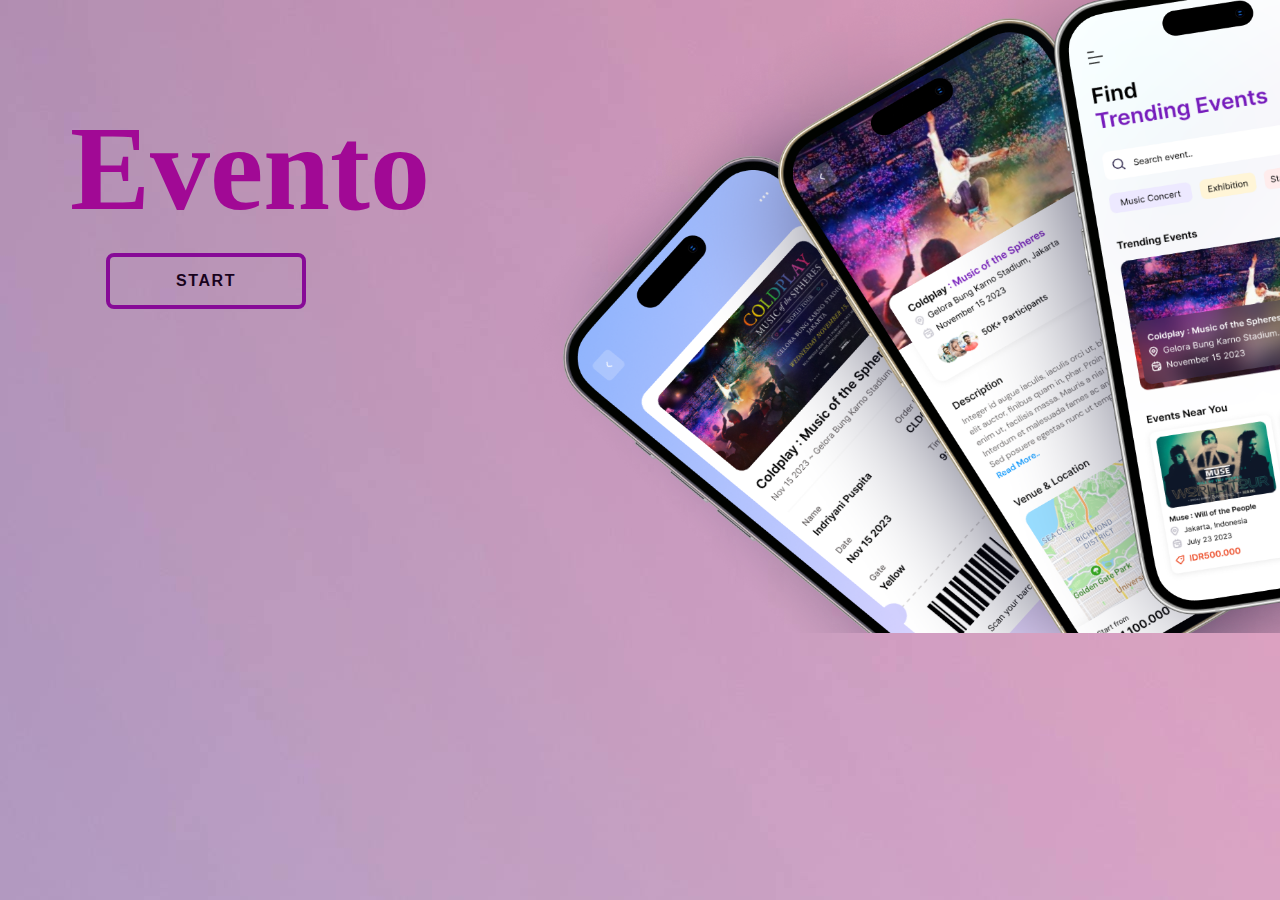
<file: index.html>
<!DOCTYPE html>
<html lang="en">
<head>
    <meta charset="UTF-8">
    <meta name="viewport" content="width=device-width, initial-scale=1.0">
    <title>Cover</title>
</head>
<style>

    *{
        margin: 0;
        padding: 0;
    }
    /* Imagen del teléfono */
    .Phones{
        position: relative;
        left: 530px;
        height: 633px;
        width: 830px;   
    }
     /* Estilos del título */
    .tittle{
        position: absolute;
        left: 70px;
        top: 100px;
        color: #a10995;
        font-size: 7.5rem;
        margin: 0;
    }
    /* Estilos de la lista */
     ul {
        position: relative;
        bottom: 400px;
        left: 90px;
        list-style-type: none;
}
a{
    text-decoration: none;
}
/* Botón de inicio */
 ul li {
    --c: rgb(135, 10, 151);
    color: rgb(25, 3, 29);
    font-size: 16px;
    border: 0.3em solid var(--c);
    border-radius: 0.5em;
    width: 12em;
    height: 3em;
    text-transform: uppercase;
    font-weight: bold;
    font-family: sans-serif;
    letter-spacing: 0.1em;
    text-align: center;
    line-height: 3em;
    position: relative;
    overflow: hidden;
    z-index: 1;
    transition: 0.5s;
    margin: 1em;
}
/* Efecto de animación en cada sección del botón */
span {
    position: absolute;
    width: 25%;
    height: 100%;
    background-color: var(--c);
    transform: translateY(150%);
    border-radius: 50%;
    left: calc((var(--n) - 1) * 25%);
    transition: 0.5s;
    transition-delay: calc((var(--n) - 1) * 0.1s);
    z-index: -1;
}

 /* Hover para animar el botón */
 ul li:hover span {
    transform: translateY(0) scale(2);
}
/* Definición de cada sección de animación */
span:nth-child(1) {
    --n: 1;
}
span:nth-child(2) {
    --n: 2;
}

span:nth-child(3) {
    --n: 3;
}

span:nth-child(4) {
    --n: 4;
}
/* Estilos adaptables para pantallas pequeñas */
@media(max-width:768px) {
    .tittle{
        position: relative;
        left: 30px;
        font-size:5rem ;
    }
    .Phones{
        position: absolute;
        left: 32px;
        bottom: 20px;
        z-index: 2;

    }
    ul{
        position: relative;
        top: 90px;
        left: 20px;
        z-index: 5;
    }
}

</style>
<body background="images/pexels-codioful-7130560.jpg" >

        
        <h1 class="tittle">Evento</h1>
        <img src="images/Frame 3.png" alt="" class="Phones">
         <!-- Enlace al inicio del evento -->
        <a href="principal.html">
            <ul>
                <li>

                    start
                    <span></span>
                    <span></span>
                    <span></span>
                    <span></span>
                
                </li>
            </ul>
        </a>
</body>
</html>
</file>
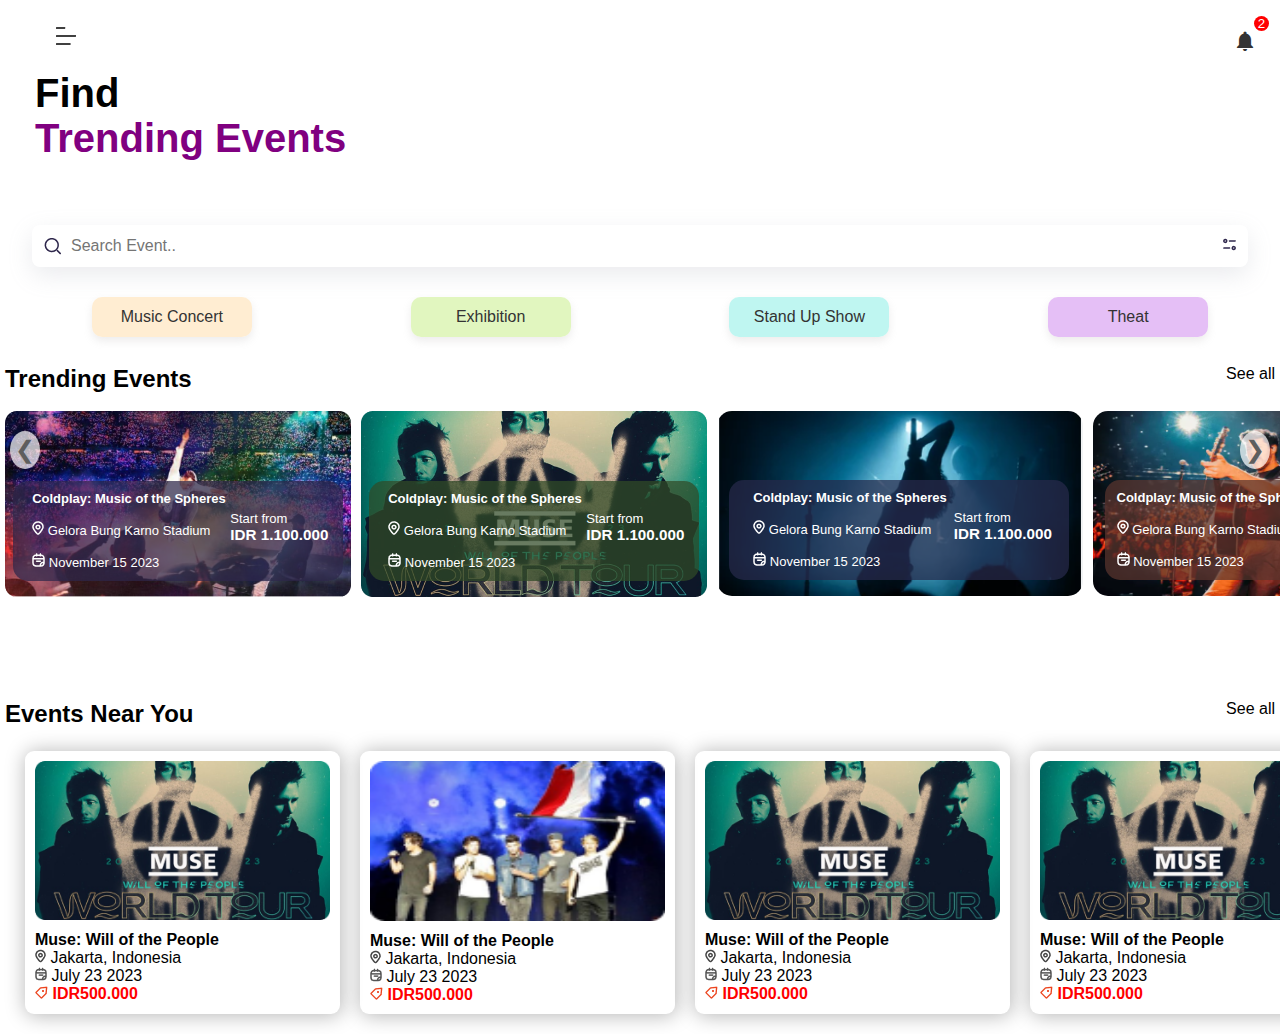
<file: principal.html>
<!DOCTYPE html>
<html lang="en">
<head>
    <meta charset="UTF-8">
    <meta name="viewport" content="width=device-width, initial-scale=1.0">
    <link href="https://fonts.googleapis.com/icon?family=Material+Icons" rel="stylesheet">
    <link rel="stylesheet" href="css/style.css">
    <link rel="stylesheet" href="css/search.css">
    <link rel="stylesheet" href="css/carousel.css">
    <title>Conciertos</title>
</head>
<body>
     <!-- Sección de regreso al cover -->
    <div class="regreso">
        <a href="index.html"><img src="images/Menu.png" alt=""  ></a>
        </div>
        <!-- Barra de navegación con título y botón de notificaciones -->
    <nav class="icono_not">
        <div class="tittle_princ">
            <h2 class="tittle1">Find</h2>
            <h2 class="tittle2">Trending Events</h2>
        </div>
        <button type="button" class="icon-button">
            <span class="material-icons">notifications</span>
            <span class="icon-button__badge">2</span>
        </button>
    </nav>  
    <header>
        <!-- Caja de búsqueda con opciones para filtrar -->
        <div class="search-box">
            <div class="row">
                <img src="images/Search 2.png" alt="busqueda"> 
                <input type="text" class="search-bar" placeholder="Search Event.." autocomplete="off">
                <button><img src="images/Filter 1.png" alt="filtro"></button>
            </div>
            <div class="results"></div>
        </div>
        <!-- Categorías de eventos destacadas -->
        <div class="container1">
            <div class="container-item">Music Concert</div>
            <div class="container-item">Exhibition</div>
            <div class="container-item">Stand Up Show</div>
            <div class="container-item">Theat</div>
        </div>
        <br>
        <div>
            <!-- Sección de eventos de tendencia con un carrusel -->
            <div class="subTittle"><h2>Trending Events</h2> <p>See all</p></div><br>
            <div class="carousel">
                <div class="carousel-arrow left-arrow">&#10094;</div> <!-- Flecha izquierda -->
                <section style="height: 50px;">
                <div class="carousel-item"><img src="images/Rectangle 4105 (1).png" alt=""></div>
                <div class="container-inf">
                <a href="description.html" class="link-ticket">
                <div>
                <strong>Coldplay: Music of the Spheres</strong><br> <br></a>
                <img src="images/Location.png" alt="location"> Gelora Bung Karno Stadium  <br><br>
                <img src="images/Vector (2).png" alt=""> November 15 2023
                </div>
            
                <div class="precio">
                    <p>Start from</p>
                    <h3>IDR 1.100.000</h3>
                </div>
                </div>
                </section>
                <section style="height: 50px;">
                <div class="carousel-item"><img src="images/Rectangle 4105.png" alt=""></div>
                <div class="container-inf2">
                <a href="description.html" class="link-ticket">
                <div>
                    <strong>Coldplay: Music of the Spheres</strong><br> <br></a>
                    <img src="images/Location.png" alt="location"> Gelora Bung Karno Stadium  <br><br>
                    <img src="images/Vector (2).png" alt=""> November 15 2023
                </div>
                <div class="precio2">
                    <p>Start from</p>
                    <h3>IDR 1.100.000</h3>
                </div>
                </div>
                </section>
                <section style="height: 50%;">
                <div class="carousel-item"><img src="images/Captura.PNG" alt="" style="height: 185px; border-radius: 15px;"></div>
                <div class="container-inf3">
                    <a href="description.html" class="link-ticket">
                    <div>
                        <strong>Coldplay: Music of the Spheres</strong><br> <br> </a>
                        <img src="images/Location.png" alt="location"> Gelora Bung Karno Stadium  <br><br>
                        <img src="images/Vector (2).png" alt=""> November 15 2023
                    </div>
                    <div class="precio3">
                        <p>Start from</p>
                        <h3>IDR 1.100.000</h3>
                    </div>
                    </div>
                </section>
                <section style="height: 50px;">
                <div class="carousel-item"><img src="images/Captura2.PNG" alt=""  style="height: 185px; width: 340px; border-radius: 15px; "></div>
                <div class="container-inf4">
                    <a href="description.html" class="link-ticket">
                    <div>
                        <strong>Coldplay: Music of the Spheres</strong><br> <br> </a>
                        <img src="images/Location.png" alt="location"> Gelora Bung Karno Stadium  <br><br>
                        <img src="images/Vector (2).png" alt=""> November 15 2023
                    </div>
                    <div class="precio4">
                        <p>Start from</p>
                        <h3>IDR 1.100.000</h3>
                    </div>
                    </div>
                </section>
                <section style="height: 50px;">
                <div class="carousel-item"><img src="images/Captura3.PNG" alt="" style="height: 185px;width: 340px; border-radius: 15px; margin-right: 5px;"></div>
                <div class="container-inf5">
                    <a href="description.html" class="link-ticket">
                    <div>
                        <strong>Coldplay: Music of the Spheres</strong><br> <br> </a>
                        <img src="images/Location.png" alt="location"> Gelora Bung Karno Stadium  <br><br>
                        <img src="images/Vector (2).png" alt=""> November 15 2023
                    </div>
                    <div class="precio5">
                        <p>Start from</p>
                        <h3>IDR 1.100.000</h3>
                    </div>
                    </div>
                    </section>
                    <div class="carousel-arrow right-arrow">&#10095;</div> <!-- Flecha derecha -->
            </div>
        </div>
        <!-- Sección de eventos cercanos con lista de tarjetas de evento -->
        <div>
            <div class="subTittle"><h2>Events Near You</h2> <p>See all</p></div><br>
            <div class="ContainerM">
            <div class="subContainer">
                <img src="images/Rectangle 4105.png" alt="" style="width: 295px; margin-bottom: 7px;"><br>
                <strong>Muse: Will of the People</strong>
                <p><img src="images/Vector.png" alt="Location"> Jakarta, Indonesia</p>
                <p><img src="images/Vector (1).png" alt="Vector"> July 23 2023</p>
                <h4 style="color: red;"><img src="images/evaPricetagsOutline0.png" alt=""> IDR500.000</h4>
            </div>
            <div class="subContainer">
                <img src="images/Rectangle 4110.png" alt="" style="width: 295px; height: 160px;  margin-bottom: 7px;"><br>
                <strong>Muse: Will of the People</strong>
                <p><img src="images/Vector.png" alt="Location"> Jakarta, Indonesia</p>
                <p><img src="images/Vector (1).png" alt="Vector"> July 23 2023</p>
                <h4 style="color: red;"><img src="images/evaPricetagsOutline0.png" alt=""> IDR500.000</h4>
            </div>
            <div class="subContainer">
                <img src="images/Rectangle 4105.png" alt="" style="width: 295px;  margin-bottom: 7px;"><br>
                <strong>Muse: Will of the People</strong>
                <p><img src="images/Vector.png" alt="Location"> Jakarta, Indonesia</p>
                <p><img src="images/Vector (1).png" alt="Vector"> July 23 2023</p>
                <h4 style="color: red;"><img src="images/evaPricetagsOutline0.png" alt=""> IDR500.000</h4>
            </div>
            <div class="subContainer">
                <img src="images/Rectangle 4105.png" alt="" style="width: 295px;  margin-bottom: 7px;"><br>
                <strong>Muse: Will of the People</strong>
                <p><img src="images/Vector.png" alt="Location"> Jakarta, Indonesia</p>
                <p><img src="images/Vector (1).png" alt="Vector"> July 23 2023</p>
                <h4 style="color: red;"><img src="images/evaPricetagsOutline0.png" alt=""> IDR500.000</h4>
            </div>
            </div>
        </div>
    </header>  
     <!-- Archivos de JavaScript para funcionalidad del carrusel y la búsqueda -->
    <script src="js/carousel.js"></script>
    <script src="js/search.js"></script> 
</body>
</html>
</file>
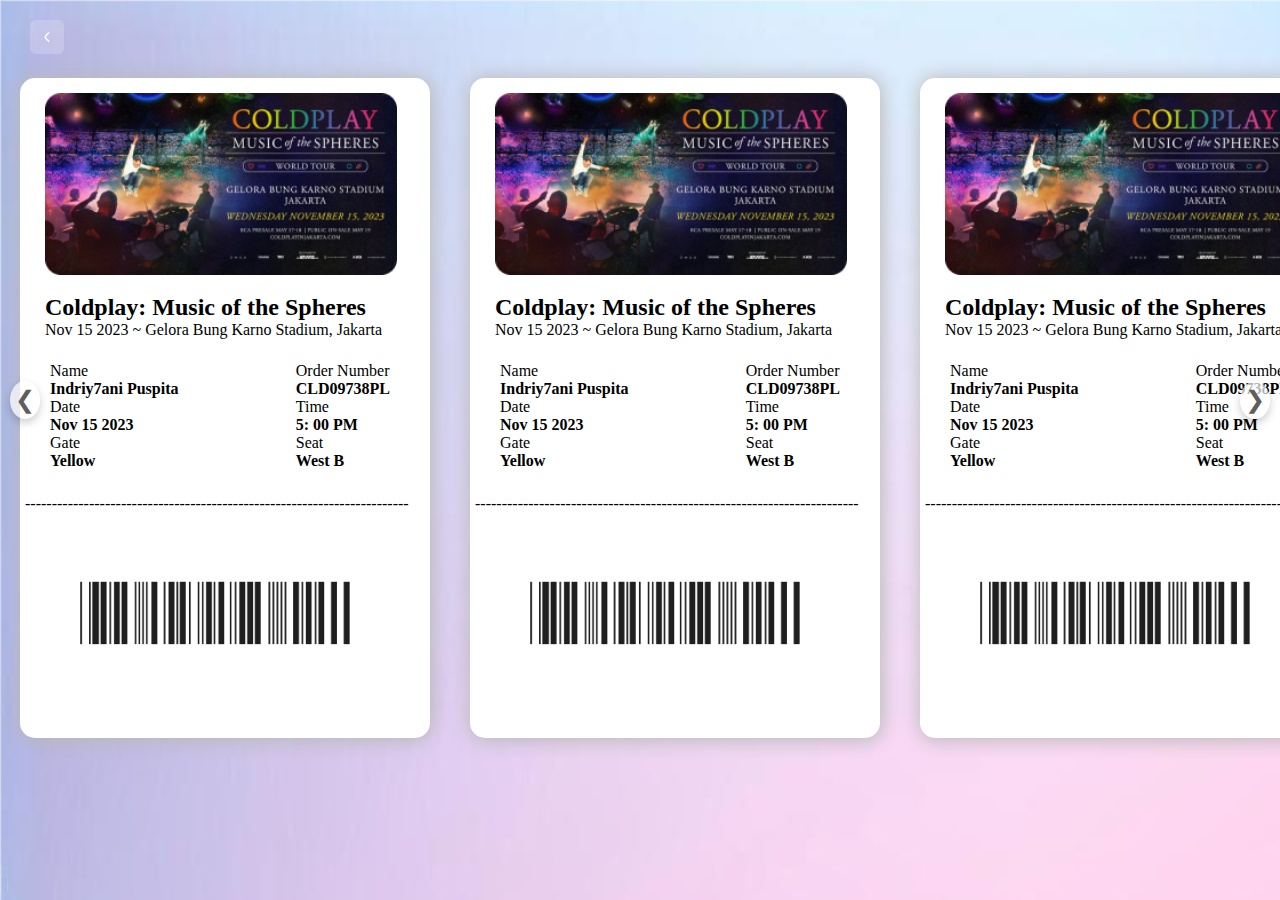
<file: ticket.html>
<!DOCTYPE html>
<html lang="en">
<head>
    <meta charset="UTF-8">
    <meta name="viewport" content="width=device-width, initial-scale=1.0">
    <link rel="stylesheet" href="css/ticket.css">
    <title>Ticket</title>
</head>
<body background="images/freepik__expand__21154.png" >
     <!-- Enlace de regreso a la página de descripción -->
    <a href="description.html"><img src="images/fleca22.png" alt="" class="flecha-regreso"></a>
    <div class="carousel-arrow left-arrow">&#10094;</div> <!-- Flecha izquierda -->
    <div class="carousel">
         <!-- Elemento del carrusel, con detalles del evento y del ticket -->
        <div class="carousel-item">
            <img src="images/cap.png" alt="" class="image">
            <div class="container">
            <h2>Coldplay: Music of the Spheres</h2>
            <p>Nov 15 2023 ~ Gelora Bung Karno Stadium, Jakarta</p>
            </div>
            <br>
            <div class="container1">
                <div>
                    <p>Name </p> <strong>Indriy7ani Puspita</strong><br>
                    <p>Date</p> <strong>Nov 15 2023</strong><br>
                    <p>Gate</p> <strong> Yellow </strong><br>
                </div>
                <div>
                    <p>Order Number </p><strong>CLD09738PL</strong><br>
                    <p>Time</p><strong>5: 00 PM</strong><br>
                    <p>Seat</p> <strong> West B</strong>
                </div>
            </div>
                <div>
                    ------------------------------------------------------------------------
                </div>
                <img src="images/9185914.png" alt="" class="image2">
            
        </div>
        <div class="carousel-item">
            <img src="images/cap.png" alt="" class="image">
            <div class="container">
            <h2>Coldplay: Music of the Spheres</h2>
            <p>Nov 15 2023 ~ Gelora Bung Karno Stadium, Jakarta</p>
            </div>
            <br>
            <div class="container1">
                <div>
                    <p>Name </p> <strong>Indriy7ani Puspita</strong><br>
                    <p>Date</p> <strong>Nov 15 2023</strong><br>
                    <p>Gate</p> <strong> Yellow </strong><br>
                </div>
                <div>
                    <p>Order Number </p><strong>CLD09738PL</strong><br>
                    <p>Time</p><strong>5: 00 PM</strong><br>
                    <p>Seat</p> <strong> West B</strong>
                </div>
            </div>
                <div>
                    ------------------------------------------------------------------------
                </div>
                <img src="images/9185914.png" alt="" class="image2">
        </div>
        <div class="carousel-item">
            <img src="images/cap.png" alt="" class="image">
            <div class="container">
            <h2>Coldplay: Music of the Spheres</h2>
            <p>Nov 15 2023 ~ Gelora Bung Karno Stadium, Jakarta</p>
            </div>
            <br>
            <div class="container1">
                <div>
                    <p>Name </p> <strong>Indriy7ani Puspita</strong><br>
                    <p>Date</p> <strong>Nov 15 2023</strong><br>
                    <p>Gate</p> <strong> Yellow </strong><br>
                </div>
                <div>
                    <p>Order Number </p><strong>CLD09738PL</strong><br>
                    <p>Time</p><strong>5: 00 PM</strong><br>
                    <p>Seat</p> <strong> West B</strong>
                </div>
            </div>
                <div>
                    ------------------------------------------------------------------------
                </div>
                <img src="images/9185914.png" alt="" class="image2">
        </div>
        <div class="carousel-item">
            <img src="images/cap.png" alt="" class="image">
            <div class="container">
            <h2>Coldplay: Music of the Spheres</h2>
            <p>Nov 15 2023 ~ Gelora Bung Karno Stadium, Jakarta</p>
            </div>
            <br>
            <div class="container1">
                <div>
                    <p>Name </p> <strong>Indriy7ani Puspita</strong><br>
                    <p>Date</p> <strong>Nov 15 2023</strong><br>
                    <p>Gate</p> <strong> Yellow </strong><br>
                </div>
                <div>
                    <p>Order Number </p><strong>CLD09738PL</strong><br>
                    <p>Time</p><strong>5: 00 PM</strong><br>
                    <p>Seat</p> <strong> West B</strong>
                </div>
            </div>
                <div>
                    ------------------------------------------------------------------------
                </div>
                <img src="images/9185914.png" alt="" class="image2">
        </div>
        <div class="carousel-item">
            <img src="images/cap.png" alt="" class="image">
            <div class="container">
            <h2>Coldplay: Music of the Spheres</h2>
            <p>Nov 15 2023 ~ Gelora Bung Karno Stadium, Jakarta</p>
            </div>
            <br>
            <div class="container1">
                <div>
                    <p>Name </p> <strong>Indriy7ani Puspita</strong><br>
                    <p>Date</p> <strong>Nov 15 2023</strong><br>
                    <p>Gate</p> <strong> Yellow </strong><br>
                </div>
                <div>
                    <p>Order Number </p><strong>CLD09738PL</strong><br>
                    <p>Time</p><strong>5: 00 PM</strong><br>
                    <p>Seat</p> <strong> West B</strong>
                </div>
            </div>
                <div>
                    ------------------------------------------------------------------------
                </div>
                <img src="images/9185914.png" alt="" class="image2">
        </div>
      </div>
      <div class="carousel-arrow right-arrow">&#10095;</div> <!-- Flecha derecha -->
       <!-- Script para la funcionalidad del carrusel -->
      <script src="js/carousel.js"></script>
</body>
</html>
</file>
<file: css/style.css>
*{
    margin: 0;
    padding: 0;
    box-sizing: border-box;
}

body{
    font-family: 'Poppins', sans-serif;
}
/* Botón de regreso */
.regreso{
  margin-top: 20px;
  margin-left: 50px;
}
/* Título principal */
.tittle_princ{
    margin-left: 20px;
    width: 500px;
    padding: 0;
}
/* Primer título */
.tittle1{
    font-size: 40px;
    margin-top: 0;
}
.link-ticket{
  text-decoration: none;
  color: white;
}
.link-ticket:hover{
  color: plum;
}
/* Segundo título en color púrpura */
.tittle2{
    color: purple;
    font-size: 40px;
    margin-top: 0;
}

 /*Icono de Notificacion*/
.icono_not{
    margin: 15px;
    display: flex;
    align-self: flex-start;
    justify-content: space-between;
}
/*posicion*/
.icon-button {
    position: relative;
    display: flex;
    align-items: center;
    justify-content: center;
    width: 40px;
    height: 40px;
    color: #333333;
    border: none;
    outline: none;
    border-radius: 50%;
    bottom: 50px;
}
  /*animacion del icono*/
  .icon-button:hover {
    cursor: pointer;
  }
  
  .icon-button:active {
    background: #cccccc;
  }
  /*numero de la notificacion*/
  .icon-button__badge {
    position: absolute;
    top: -5px;
    right: -4px;
    width: 15px;
    height: 15px;
    background: red;
    color: #ffffff;
    display: flex;
    justify-content: center;
    align-items: center;
    border-radius: 50%;
  }

/* Container menu*/

.container1 {
  margin-top: 20px;
  margin-left: 20px;
  display: flex;
  flex-direction: row;
  justify-content: space-around;
  align-items: center;
  gap: 15px; 
}
/* Estilos para pantallas pequeñas */
@media (max-width: 768px) {
  .container1{
    overflow-x: scroll;
    scroll-behavior: smooth;
  }
}
/* Elementos dentro del menú */
.container-item {
  display: flex;
  align-items: center;
  justify-content: center;
  width: 160px;
  height: 40px;
  margin: 10px 5px;
  text-align: center;
  border-radius: 10px;
  font-size: 1rem;
  color: #333;
  box-shadow: 0px 4px 8px rgba(163, 162, 162, 0.2);
  transition: transform 0.3s ease, box-shadow 0.3s ease;
  cursor: pointer;
  min-width: fit-content;
}
.container-item:hover {
  transform: scale(1.05); 
  box-shadow: 0px 6px 12px rgba(0, 0, 0, 0.3);
}
/* Colores de fondo para cada elemento del menú */
.container-item:nth-child(1) {
  background-color: rgba(255, 235, 205, 0.9);
}
.container-item:nth-child(2) {
  background-color: rgba(222, 245, 184, 0.9);
}
.container-item:nth-child(3) {
  background-color: rgba(184, 245, 240, 0.9);
}
.container-item:nth-child(4) {
  background-color: rgba(226, 184, 245, 0.9);
}

/*Containers Events Near You*/

.ContainerM{
  display: flex;
  flex-direction: row;
  justify-content: space-around;
  flex: 1;
  flex-grow: 1;
  margin: 5px;
  margin-bottom: 20px;
}

.subContainer{
  border-radius: 9px;
  box-shadow: 1px 1px 20px 1px rgb(184, 184, 184);
  margin-left: 20px;
  padding: 10px;
}
/*  contenedores de eventos adaptables a pantallas pequeñas */
@media (max-width: 768px) {
  .ContainerM {
    overflow-x: scroll;
    scroll-behavior: smooth;
  }
}
</file>
<file: css/search.css>
/* Variables de color para el tema general */
:root {
    --bg: #F0F0F0;
    --input-bg: white;
    --text: #27292B;
    --item-hover: #f6f6f6;
}

.search-bar {
    margin-left: 10px;
}
/* Contenedor de la caja de búsqueda */
.search-box {
    margin-top: 4rem;
    margin-left: 2rem;
    margin-right: 2rem;
    background: var(--input-bg);
    border-radius: 0.5rem;
    padding: 0.75rem;
    max-width: 81rem; /* Tamaño  en pantalla grande */
    width: 95%;
    height: fit-content;
    box-shadow: rgb(149, 157, 168, 0.2) 0px 8px 24px;  /* Sombra suave */
}
/* Fila para alinear elementos */
.row {
    display: flex;
    align-items: center;
}
/* Botón sin estilos de fondo ni borde */
button {
    background: transparent;
    border: 0;
    outline: 0;
}
/* Entrada de texto en la barra de búsqueda */
input {
    flex: 1;
    max-height: 2.5rem;
    border: 0;
    outline: 0;
    font-size: 1rem;
    color: var(--text);
}
/* Icono de la caja de búsqueda */
.search-box svg {
    stroke: var(--text); /* Color del borde del icono */
}
/* Contenedor de resultados con altura máxima y desplazamiento */
.results {
    max-height: 20rem;
    overflow: auto;
}
/* Lista de resultados */
.results ul {
    display: flex;
    flex-direction: column;
    list-style-type: none;
    padding: 0;
    margin: 0;
    gap: 0.25rem; /* Separación entre elementos */
}
/* Estilos de cada elemento de resultado */
.results ul li {
    list-style: none;
    border-radius: 0.25rem;
    padding: 1rem 0.75rem;
}
/* Efecto hover para elementos de resultado */
.results ul li:hover {
    background: var(--item-hover); /* Color de fondo */
    border-radius: 0.25rem;
}

/* Ajustes para pantalla mediana */
@media (max-width: 768px) {
    .search-box {
        max-width: 81rem; 
        padding: 0.5rem;
    }
}

/* Ajustes para pantalla pequeña */
@media (max-width: 480px) {
    .search-box {
        max-width: 20rem; 
        width: 90%; 
        padding: 0.5rem;
        margin: auto; 
        margin-top: 2rem; 
    }

    input {
        font-size: 0.8rem; /* Reducir el tamaño de fuente en móviles */
    }
}
</file>
<file: css/carousel.css>
.subTittle{
  display: flex;
  justify-content: space-between;
  margin-right: 5px;
  margin-left: 5px;
}
/*container 1 */
.container-inf{
  position: relative;
  width: 330px;
  height: 100px;
  left: 13px ;
  bottom: 120px;
  background-color: #2d264bb9;
  border-radius: 15px;
  padding: 10px;
  color: white;
  font-size: small;
}
.container-inf:nth-child(2){
  display: flex;
  flex-direction: row;
  justify-content: space-evenly;
  margin-right: 10px;
}
.precio{
  margin-top: 20px;
}
/*container 2*/
.container-inf2{
  position: relative;
  width: 330px;
  height: 100px;
  left: 13px ;
  bottom: 120px;
  background-color: #304b26b9;
  border-radius: 15px;
  padding: 10px;
  color: white;
  font-size: small;
}
.container-inf2:nth-child(2){
  display: flex;
  flex-direction: row;
  justify-content: space-evenly;
  margin-right: 10px;
}
.precio2{
  margin-top: 20px;
}
/*container 3*/
.container-inf3{
  position: relative;
  width: 340px;
  height: 100px;
  left: 17px ;
  bottom: 120px;
  background-color: #262a4bb9;
  border-radius: 15px;
  padding: 10px;
  color: white;
  font-size: small;
}
.container-inf3:nth-child(2){
  display: flex;
  flex-direction: row;
  justify-content: space-evenly;
  margin-right: 10px;
}
.precio3{
  margin-top: 20px;
}
/*container 4*/
.container-inf4{
  position: relative;
  width: 315px;
  height: 100px;
  left: 17px ;
  bottom: 120px;
  background-color: #5a352eb9;
  border-radius: 15px;
  padding: 10px;
  color: white;
  font-size: small;
}
.container-inf4:nth-child(2){
  display: flex;
  flex-direction: row;
  justify-content: space-evenly;
  margin-right: 10px;
}
.precio4{
  margin-top: 20px;
}
/*container 5*/
.container-inf5{
  position: relative;
  width: 320px;
  height: 100px;
  left: 17px ;
  bottom: 120px;
  background-color: #4b4226b9;
  border-radius: 15px;
  padding: 10px;
  color: white;
  font-size: small;
}
.container-inf5:nth-child(2){
  display: flex;
  flex-direction: row;
  justify-content: space-evenly;
  margin-right: 10px;
}
.precio5{
  margin-top: 20px;
}
/* Contenedor general del carrusel para manejar posición de las flechas */
.carousel-container {
  position: relative; /* Posiciona las flechas dentro del contenedor */
  display: flex;
  align-items: center;
}
.carousel-item {
  flex: 1;
 flex-grow: 1;
  margin: 0 5px;
}
/* Estilos del carrusel */
.carousel {
  display: flex;
  overflow-x: hidden;
  width: 100%;
  height: 100%;
}

/* Flechas de navegación */
.carousel-arrow {
  position: absolute;
  top: 10px; /* Centra verticalmente */
  font-size: 24px;
  color: #5e5e5e;
  background-color: rgba(255, 255, 255, 0.7);
  padding: 5px;
  border-radius: 50%;
  box-shadow: 0px 4px 8px rgba(0, 0, 0, 0.2);
  cursor: pointer;
  transform: translateY(-50%); /* Centra en el eje Y */
  z-index: 2;
}

/* Posiciona la flecha izquierda a la izquierda */
.left-arrow {
  left: 10px;
  top: 450px;
}

/* Posiciona la flecha derecha a la derecha */
.right-arrow {
  right: 10px;
  top: 450px;
}

/* Efecto hover para las flechas */
.carousel-arrow:hover {
  background-color: rgba(133, 133, 133, 0.2);
  color: #000000;
}

/* Habilita las flechas solo en pantallas medianas */
@media (min-width: 768px) {
  .carousel-arrow {
    display: block;
  }
}

/* Permite el desplazamiento manual en pantallas pequeñas */
@media (max-width: 768px) {
  .carousel {
    overflow-x: scroll;
    scroll-behavior: smooth;
  }
}
</file>
<file: css/ticket.css>
*{
    margin: 0;
    padding: 0;
}

.flecha-regreso{
    margin-top: 20px;
    margin-left: 30px;
}
/* Configuración del contenedor del carrusel */ 
.carousel {
    display: flex;
    flex-direction: row;
    height: 700px;  
    overflow-x:hidden;  /* Oculta el desbordamiento horizontal */
}
.carousel-item {    
    flex: 1;
    flex-grow: 1;
    min-width: 400px;
    background-color: #ffffff;
    margin:  20px;
    border-radius: 15px;
    padding: 5px;
    box-shadow: 1px 1px 20px 1px rgb(184, 184, 184);
    flex: 1;
    flex-grow: 1;
}
/* Estilo de cada elemento del carrusel */
.container{
    margin-left: 20px;
    margin-top: 15px;
    overflow-x: hidden;
}
/* Contenedor para organizar elementos en fila */
.container1{
    display: flex;
    flex-direction: row;
    justify-content: space-between;
    padding: 5px;
    margin-left:20px ;
    margin-right: 30px;
    margin-bottom: 20px;
}
/* Imagen con margen y ancho fijo */
.image{
    margin-left: 20px;
    margin-top: 10px;
    width: 352px;
}
.image2{
    margin-left: 40px;
    width: 300px;
    height:200px;
}


/*carrousel*/

/* Contenedor general del carrusel para manejar posición de las flechas */
.carousel-container {
    position: relative; /* Posiciona las flechas dentro del contenedor */
    display: flex;
    align-items: center;
  }
  
  /* Flechas de navegación */
  .carousel-arrow {
    position: absolute;
    top: 10px; /* Centra verticalmente */
    font-size: 24px;
    color: #5e5e5e;
    background-color: rgba(255, 255, 255, 0.7);
    padding: 5px;
    border-radius: 50%;
    box-shadow: 0px 4px 8px rgba(0, 0, 0, 0.2);
    cursor: pointer;
    transform: translateY(-50%); /* Centra en el eje Y */
    z-index: 2;
  }
  
  /* Posiciona la flecha izquierda a la izquierda */
  .left-arrow {
    left: 10px;
    top: 400px;
  }
  /* Posiciona la flecha derecha a la derecha */
  .right-arrow {
    right: 10px;
    top: 400px;
  }
  
  /* Efecto hover para las flechas */
  .carousel-arrow:hover {
    background-color: rgba(133, 133, 133, 0.2);
    color: #000000;
  }
  
  /* Permite el desplazamiento manual en pantallas pequeñas */
  @media (max-width: 768px) {
    .carousel {
      overflow-x: scroll;
      scroll-behavior: smooth;
    }
    .carousel-item{
      height: 550px;
    }
    .image2{
      height: 100px; /* Altura ajustada para imagen secundaria */
    }
  }
</file>
